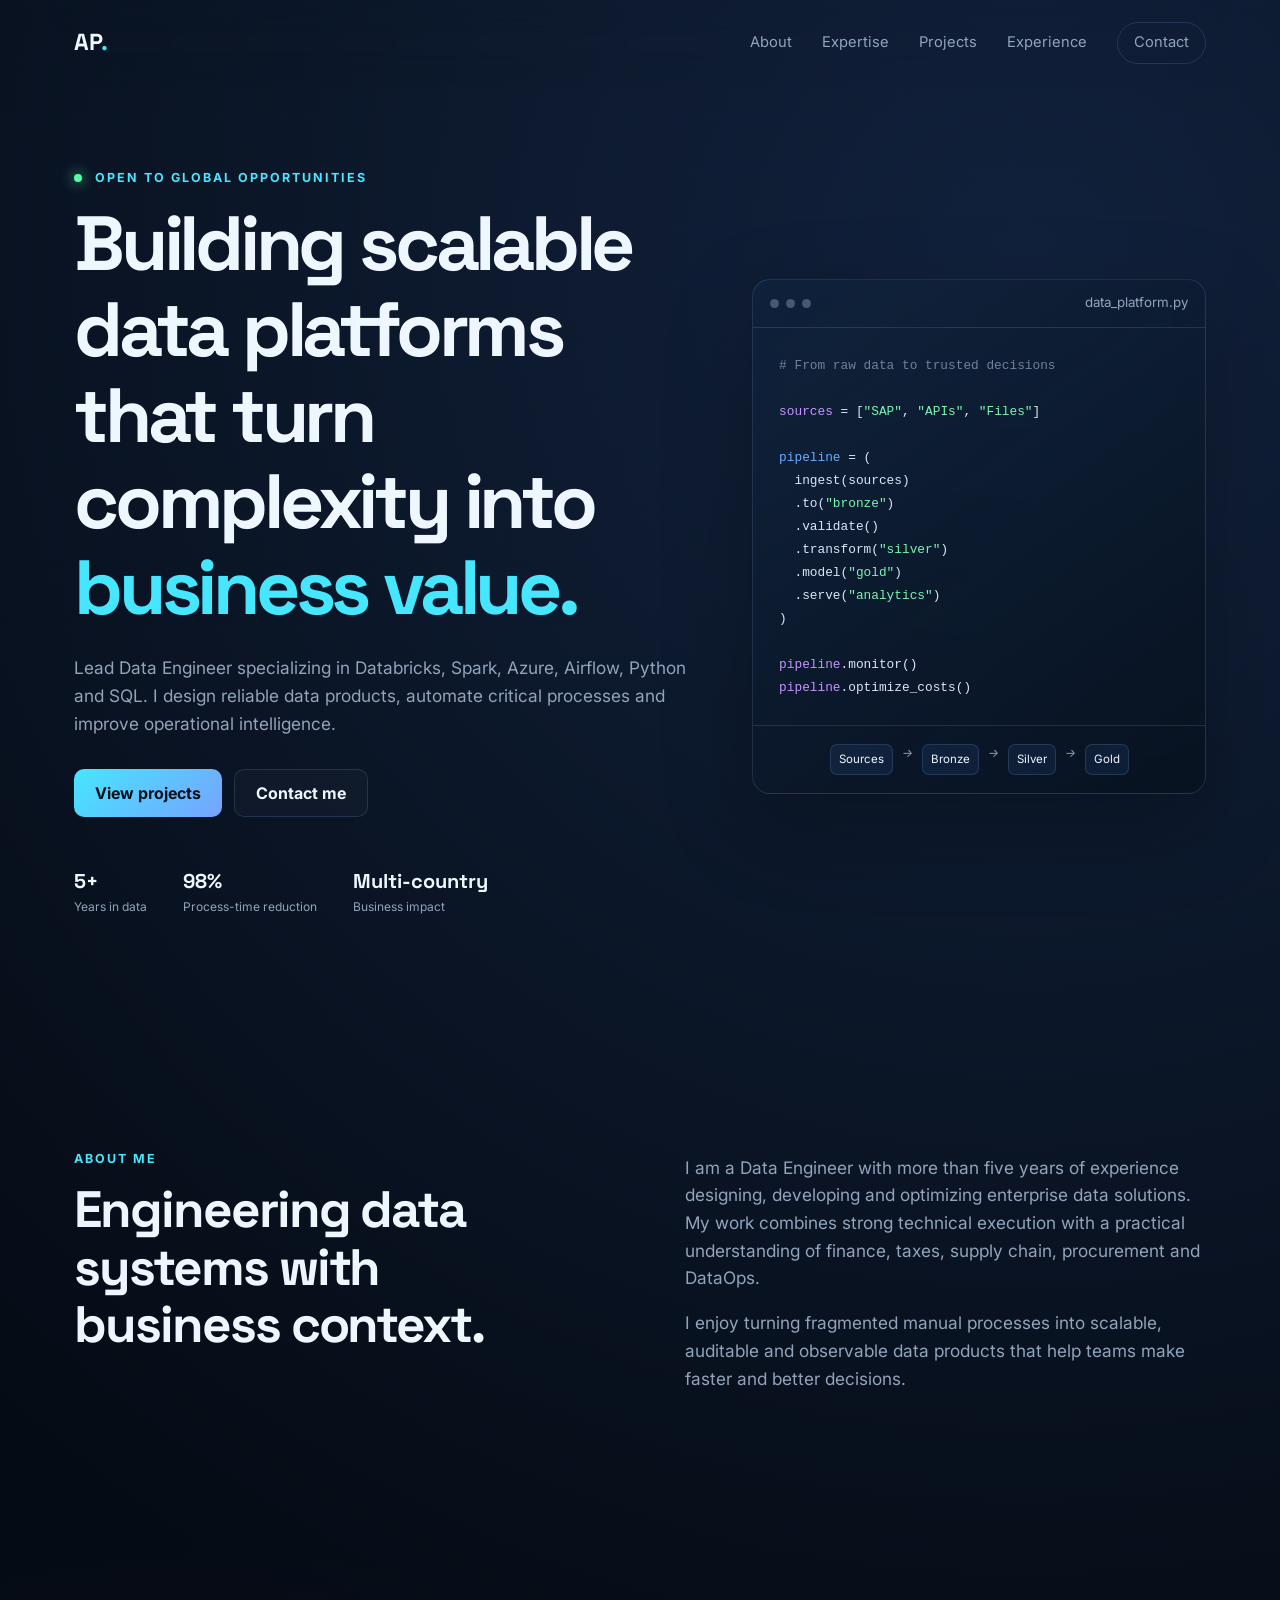
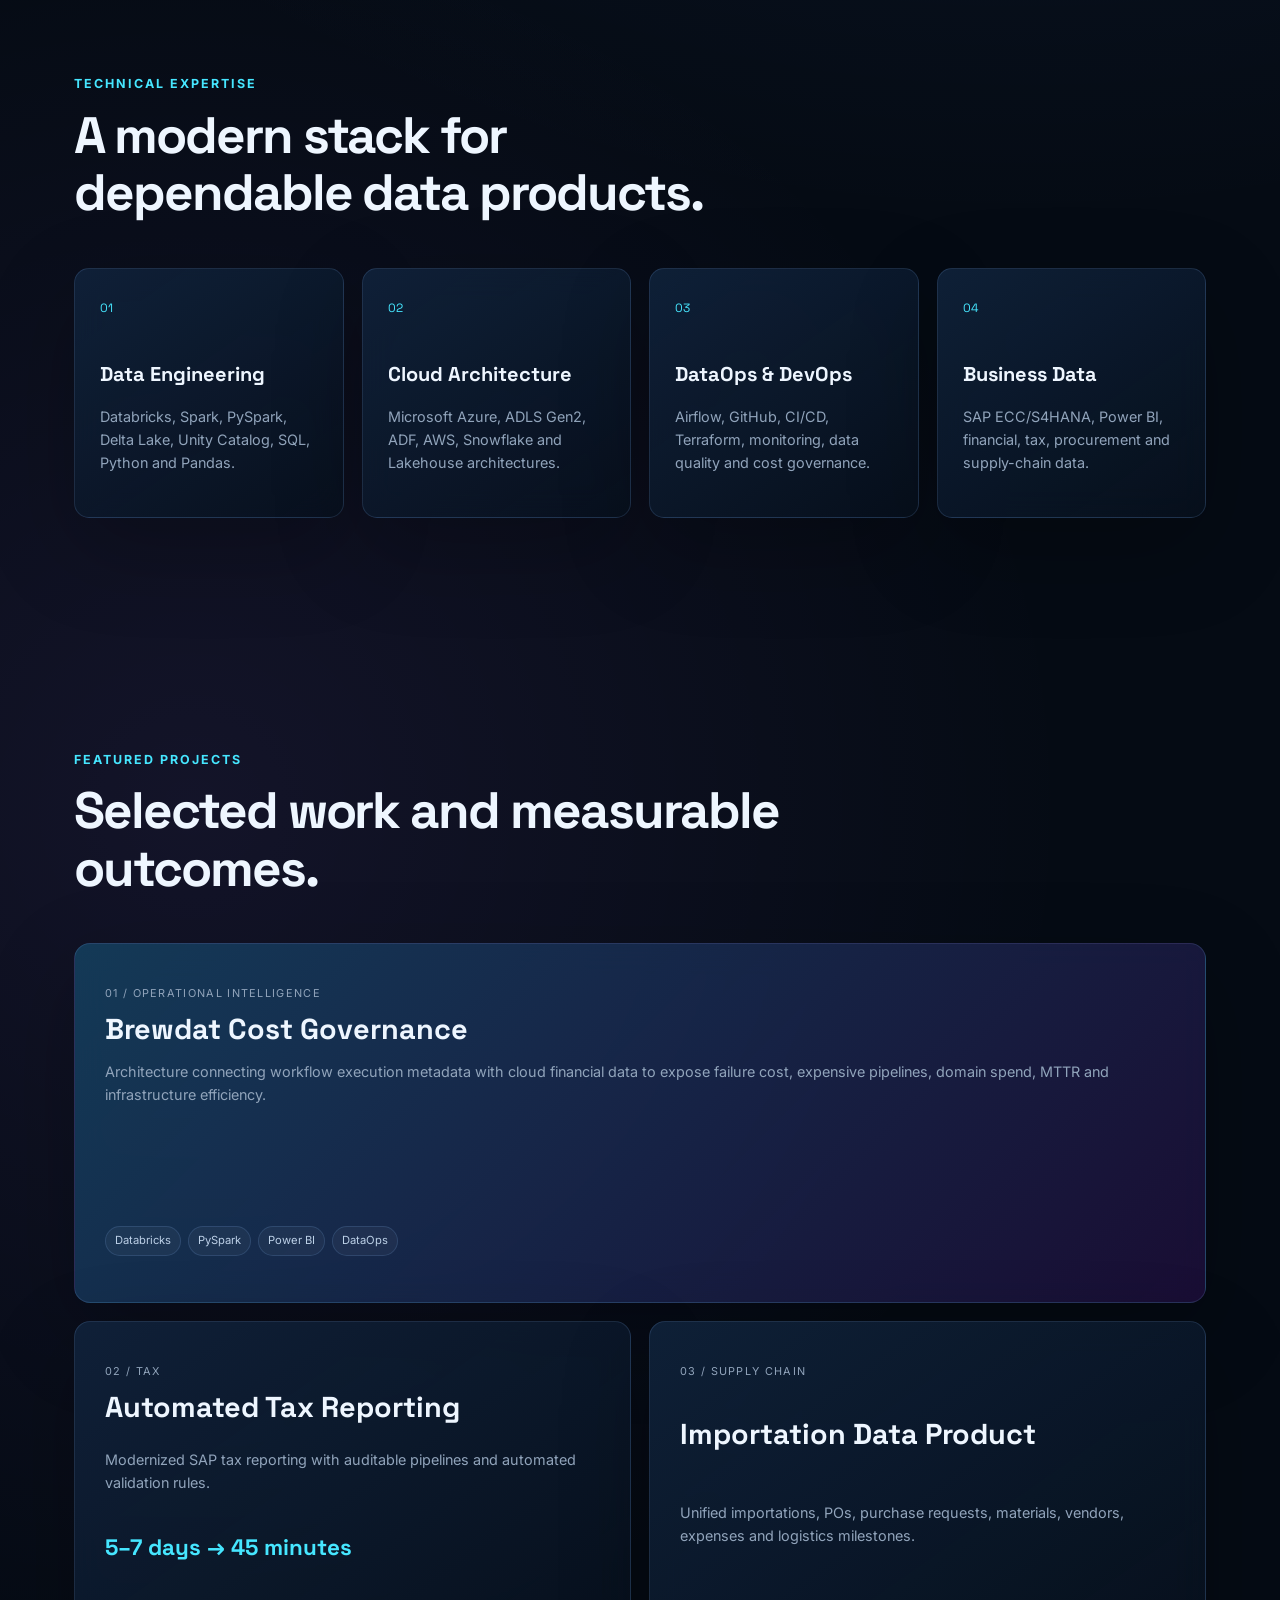
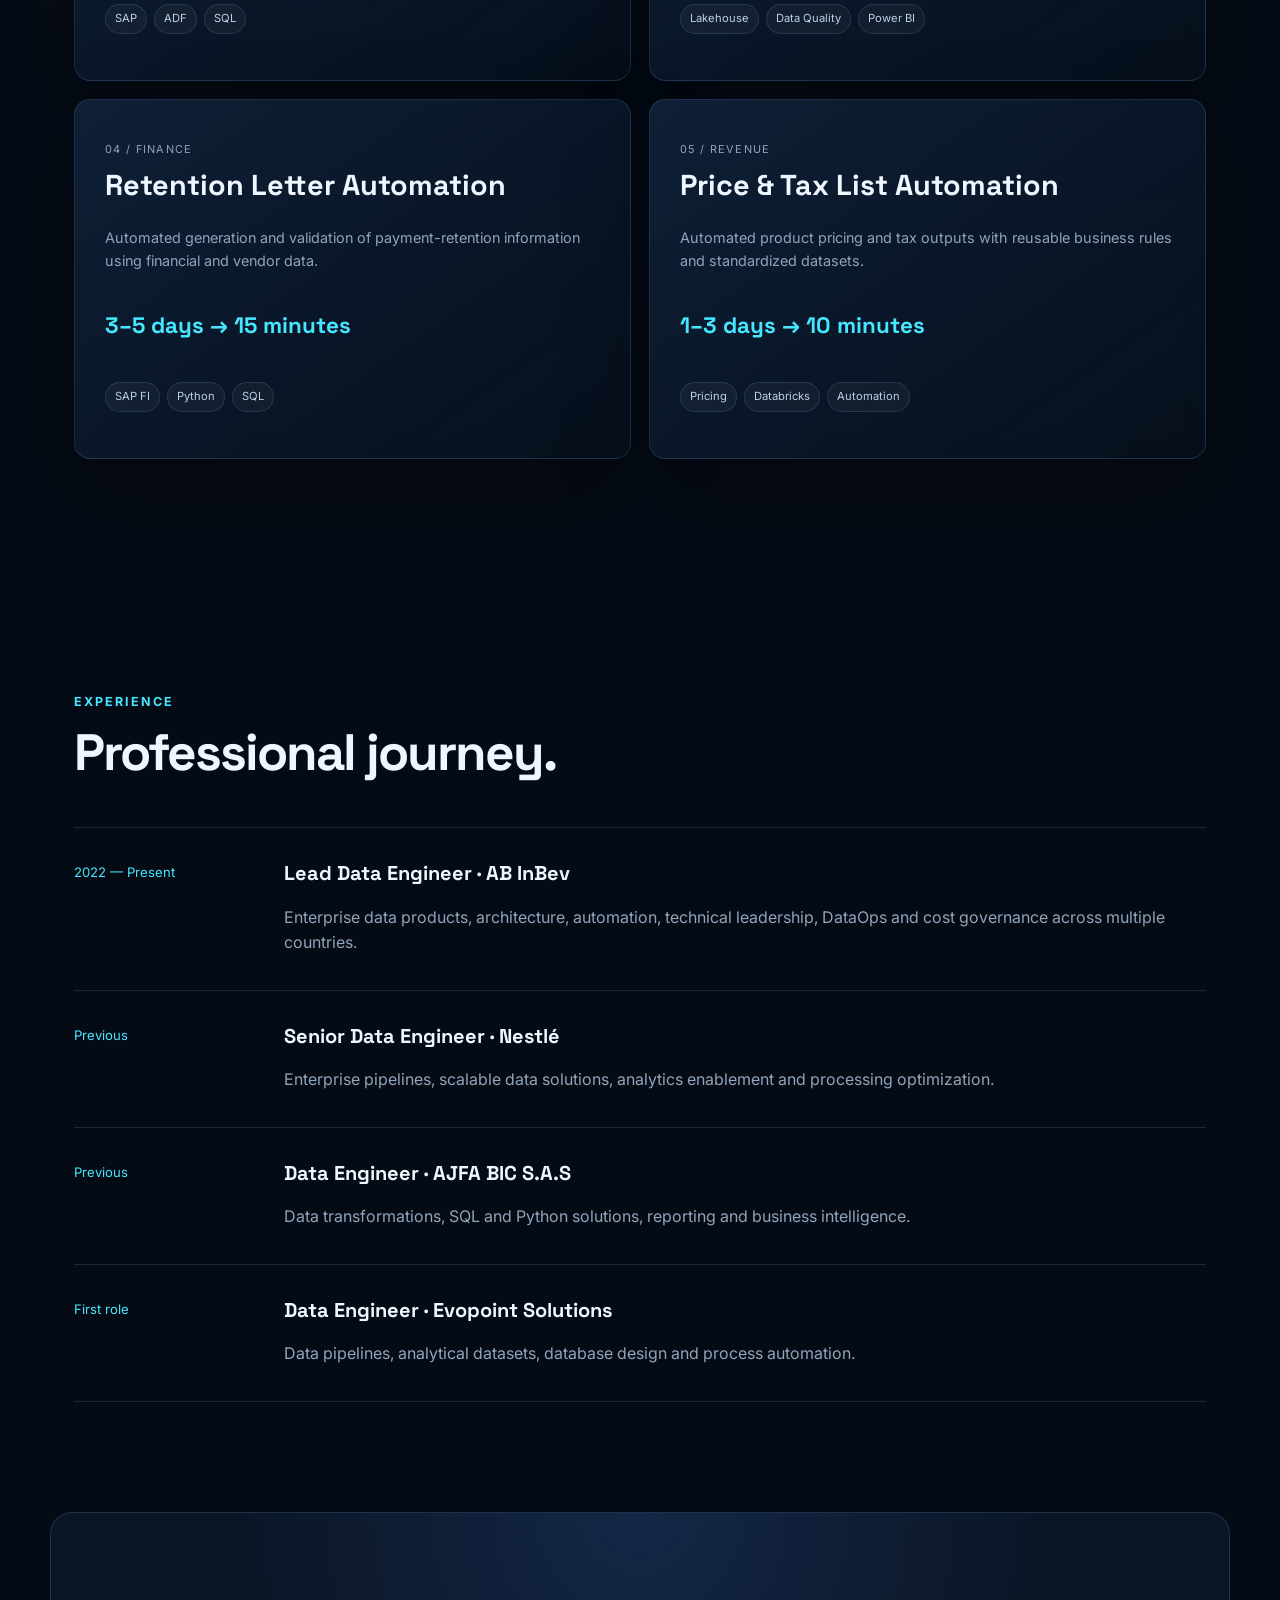
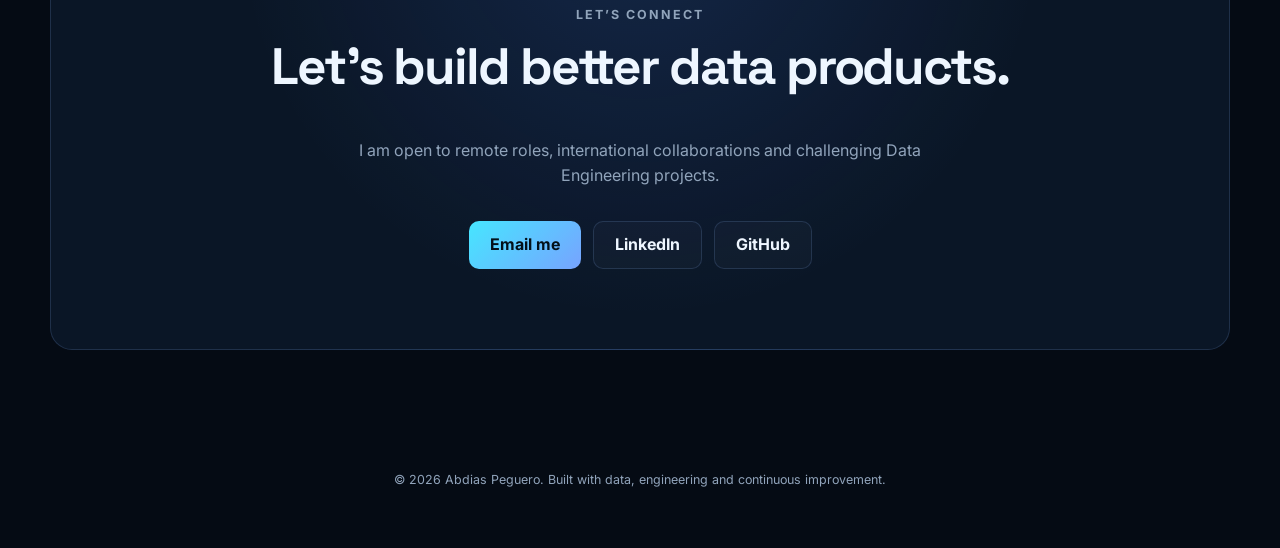
<file: index.html>
<!DOCTYPE html>
<html lang="en">
<head>
  <meta charset="UTF-8" />
  <meta name="viewport" content="width=device-width, initial-scale=1.0" />
  <meta name="description" content="Abdias Peguero — Lead Data Engineer portfolio." />
  <meta name="theme-color" content="#07111f" />
  <title>Abdias Peguero | Lead Data Engineer</title>
  <link rel="preconnect" href="https://fonts.googleapis.com">
  <link rel="preconnect" href="https://fonts.gstatic.com" crossorigin>
  <link href="https://fonts.googleapis.com/css2?family=Inter:wght@400;500;600;700&family=Space+Grotesk:wght@500;600;700&display=swap" rel="stylesheet">
  <link rel="stylesheet" href="assets/styles.css" />
  <script defer src="assets/script.js"></script>
</head>
<body>
  <div class="background-grid" aria-hidden="true"></div>

  <header class="site-header">
    <a class="logo" href="#home" aria-label="Home">AP<span>.</span></a>
    <button class="menu-button" aria-label="Open navigation" aria-expanded="false">☰</button>
    <nav class="nav" aria-label="Main navigation">
      <a href="#about">About</a>
      <a href="#expertise">Expertise</a>
      <a href="#projects">Projects</a>
      <a href="#experience">Experience</a>
      <a class="nav-cta" href="#contact">Contact</a>
    </nav>
  </header>

  <main>
    <section id="home" class="hero section">
      <div class="hero-content reveal">
        <p class="eyebrow"><span class="status-dot"></span> Open to global opportunities</p>
        <h1>Building scalable data platforms that turn complexity into <span>business value.</span></h1>
        <p class="hero-copy">
          Lead Data Engineer specializing in Databricks, Spark, Azure, Airflow, Python and SQL.
          I design reliable data products, automate critical processes and improve operational intelligence.
        </p>
        <div class="hero-actions">
          <a class="button primary" href="#projects">View projects</a>
          <a class="button secondary" href="#contact">Contact me</a>
        </div>
        <div class="hero-metrics">
          <div><strong>5+</strong><span>Years in data</span></div>
          <div><strong>98%</strong><span>Process-time reduction</span></div>
          <div><strong>Multi-country</strong><span>Business impact</span></div>
        </div>
      </div>

      <div class="architecture-card reveal" aria-label="Modern data architecture diagram">
        <div class="terminal-header">
          <span></span><span></span><span></span>
          <small>data_platform.py</small>
        </div>
        <pre><code><span class="code-muted"># From raw data to trusted decisions</span>

<span class="code-purple">sources</span> = [<span class="code-green">"SAP"</span>, <span class="code-green">"APIs"</span>, <span class="code-green">"Files"</span>]

<span class="code-blue">pipeline</span> = (
  ingest(sources)
  .to(<span class="code-green">"bronze"</span>)
  .validate()
  .transform(<span class="code-green">"silver"</span>)
  .model(<span class="code-green">"gold"</span>)
  .serve(<span class="code-green">"analytics"</span>)
)

<span class="code-purple">pipeline</span>.monitor()
<span class="code-purple">pipeline</span>.optimize_costs()</code></pre>
        <div class="pipeline">
          <span>Sources</span><i>→</i><span>Bronze</span><i>→</i><span>Silver</span><i>→</i><span>Gold</span>
        </div>
      </div>
    </section>

    <section id="about" class="section split-section">
      <div class="section-heading reveal">
        <p class="eyebrow">About me</p>
        <h2>Engineering data systems with business context.</h2>
      </div>
      <div class="about-copy reveal">
        <p>
          I am a Data Engineer with more than five years of experience designing, developing and
          optimizing enterprise data solutions. My work combines strong technical execution with
          a practical understanding of finance, taxes, supply chain, procurement and DataOps.
        </p>
        <p>
          I enjoy turning fragmented manual processes into scalable, auditable and observable
          data products that help teams make faster and better decisions.
        </p>
      </div>
    </section>

    <section id="expertise" class="section">
      <div class="section-heading reveal">
        <p class="eyebrow">Technical expertise</p>
        <h2>A modern stack for dependable data products.</h2>
      </div>
      <div class="cards four-columns">
        <article class="glass-card reveal">
          <span class="card-icon">01</span>
          <h3>Data Engineering</h3>
          <p>Databricks, Spark, PySpark, Delta Lake, Unity Catalog, SQL, Python and Pandas.</p>
        </article>
        <article class="glass-card reveal">
          <span class="card-icon">02</span>
          <h3>Cloud Architecture</h3>
          <p>Microsoft Azure, ADLS Gen2, ADF, AWS, Snowflake and Lakehouse architectures.</p>
        </article>
        <article class="glass-card reveal">
          <span class="card-icon">03</span>
          <h3>DataOps & DevOps</h3>
          <p>Airflow, GitHub, CI/CD, Terraform, monitoring, data quality and cost governance.</p>
        </article>
        <article class="glass-card reveal">
          <span class="card-icon">04</span>
          <h3>Business Data</h3>
          <p>SAP ECC/S4HANA, Power BI, financial, tax, procurement and supply-chain data.</p>
        </article>
      </div>
    </section>

    <section id="projects" class="section">
      <div class="section-heading reveal">
        <p class="eyebrow">Featured projects</p>
        <h2>Selected work and measurable outcomes.</h2>
      </div>
      <div class="project-grid">
        <article class="project-card featured reveal">
          <div>
            <p class="project-number">01 / Operational Intelligence</p>
            <h3>Brewdat Cost Governance</h3>
            <p>
              Architecture connecting workflow execution metadata with cloud financial data to expose
              failure cost, expensive pipelines, domain spend, MTTR and infrastructure efficiency.
            </p>
          </div>
          <ul class="tags"><li>Databricks</li><li>PySpark</li><li>Power BI</li><li>DataOps</li></ul>
        </article>

        <article class="project-card reveal">
          <p class="project-number">02 / Tax</p>
          <h3>Automated Tax Reporting</h3>
          <p>Modernized SAP tax reporting with auditable pipelines and automated validation rules.</p>
          <strong class="impact">5–7 days → 45 minutes</strong>
          <ul class="tags"><li>SAP</li><li>ADF</li><li>SQL</li></ul>
        </article>

        <article class="project-card reveal">
          <p class="project-number">03 / Supply Chain</p>
          <h3>Importation Data Product</h3>
          <p>Unified importations, POs, purchase requests, materials, vendors, expenses and logistics milestones.</p>
          <ul class="tags"><li>Lakehouse</li><li>Data Quality</li><li>Power BI</li></ul>
        </article>

        <article class="project-card reveal">
          <p class="project-number">04 / Finance</p>
          <h3>Retention Letter Automation</h3>
          <p>Automated generation and validation of payment-retention information using financial and vendor data.</p>
          <strong class="impact">3–5 days → 15 minutes</strong>
          <ul class="tags"><li>SAP FI</li><li>Python</li><li>SQL</li></ul>
        </article>

        <article class="project-card reveal">
          <p class="project-number">05 / Revenue</p>
          <h3>Price & Tax List Automation</h3>
          <p>Automated product pricing and tax outputs with reusable business rules and standardized datasets.</p>
          <strong class="impact">1–3 days → 10 minutes</strong>
          <ul class="tags"><li>Pricing</li><li>Databricks</li><li>Automation</li></ul>
        </article>
      </div>
    </section>

    <section id="experience" class="section">
      <div class="section-heading reveal">
        <p class="eyebrow">Experience</p>
        <h2>Professional journey.</h2>
      </div>
      <div class="timeline">
        <article class="timeline-item reveal">
          <span>2022 — Present</span>
          <div><h3>Lead Data Engineer · AB InBev</h3><p>Enterprise data products, architecture, automation, technical leadership, DataOps and cost governance across multiple countries.</p></div>
        </article>
        <article class="timeline-item reveal">
          <span>Previous</span>
          <div><h3>Senior Data Engineer · Nestlé</h3><p>Enterprise pipelines, scalable data solutions, analytics enablement and processing optimization.</p></div>
        </article>
        <article class="timeline-item reveal">
          <span>Previous</span>
          <div><h3>Data Engineer · AJFA BIC S.A.S</h3><p>Data transformations, SQL and Python solutions, reporting and business intelligence.</p></div>
        </article>
        <article class="timeline-item reveal">
          <span>First role</span>
          <div><h3>Data Engineer · Evopoint Solutions</h3><p>Data pipelines, analytical datasets, database design and process automation.</p></div>
        </article>
      </div>
    </section>

    <section id="contact" class="section contact-section reveal">
      <p class="eyebrow">Let’s connect</p>
      <h2>Let’s build better data products.</h2>
      <p>I am open to remote roles, international collaborations and challenging Data Engineering projects.</p>
      <div class="hero-actions">
        <!-- Replace these placeholder links before publishing -->
        <a class="button primary" href="mailto:ajpeguero96@hotmail.com">Email me</a>
        <a class="button secondary" href="https://www.linkedin.com/in/abdiaspeguero" target="_blank" rel="noreferrer">LinkedIn</a>
        <a class="button secondary" href="https://github.com/AbdiasPC" target="_blank" rel="noreferrer">GitHub</a>
      </div>
    </section>
  </main>

  <footer>
    <p>© <span id="year"></span> Abdias Peguero. Built with data, engineering and continuous improvement.</p>
  </footer>
</body>
</html>
</file>
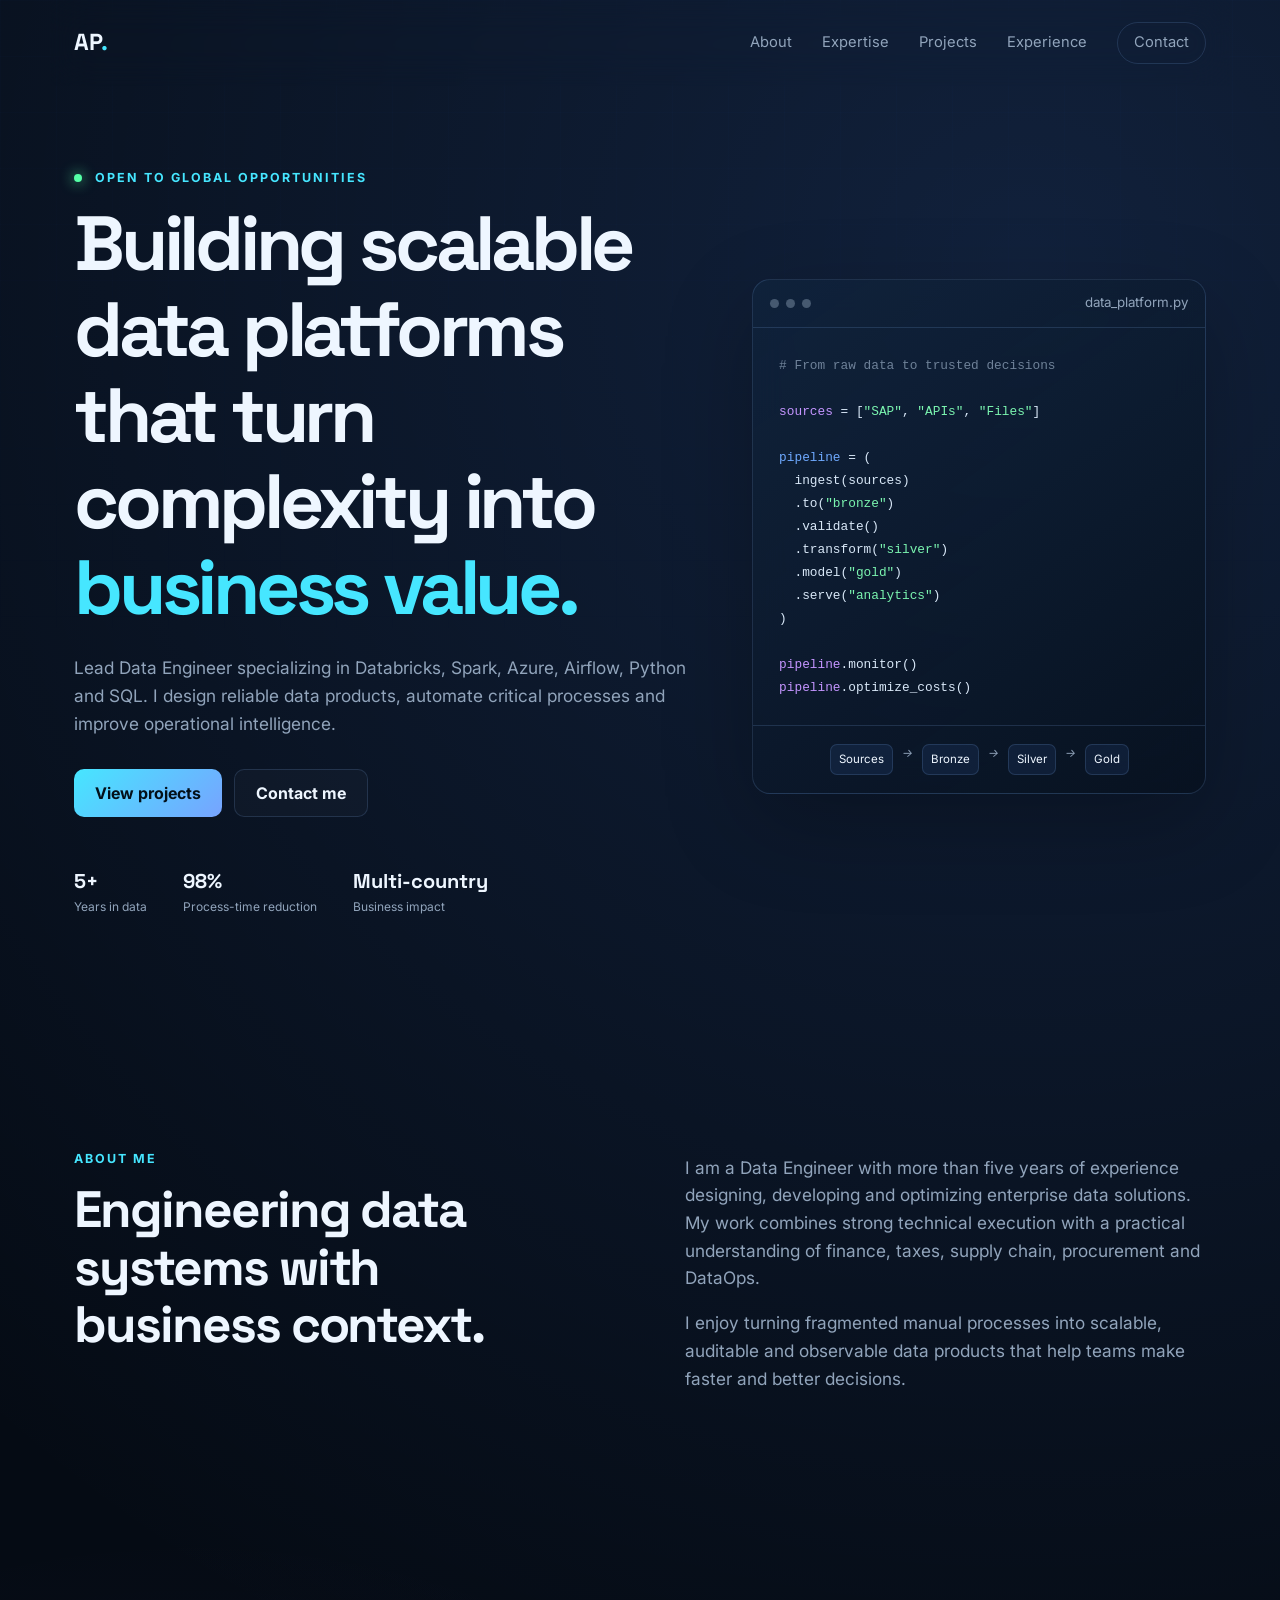
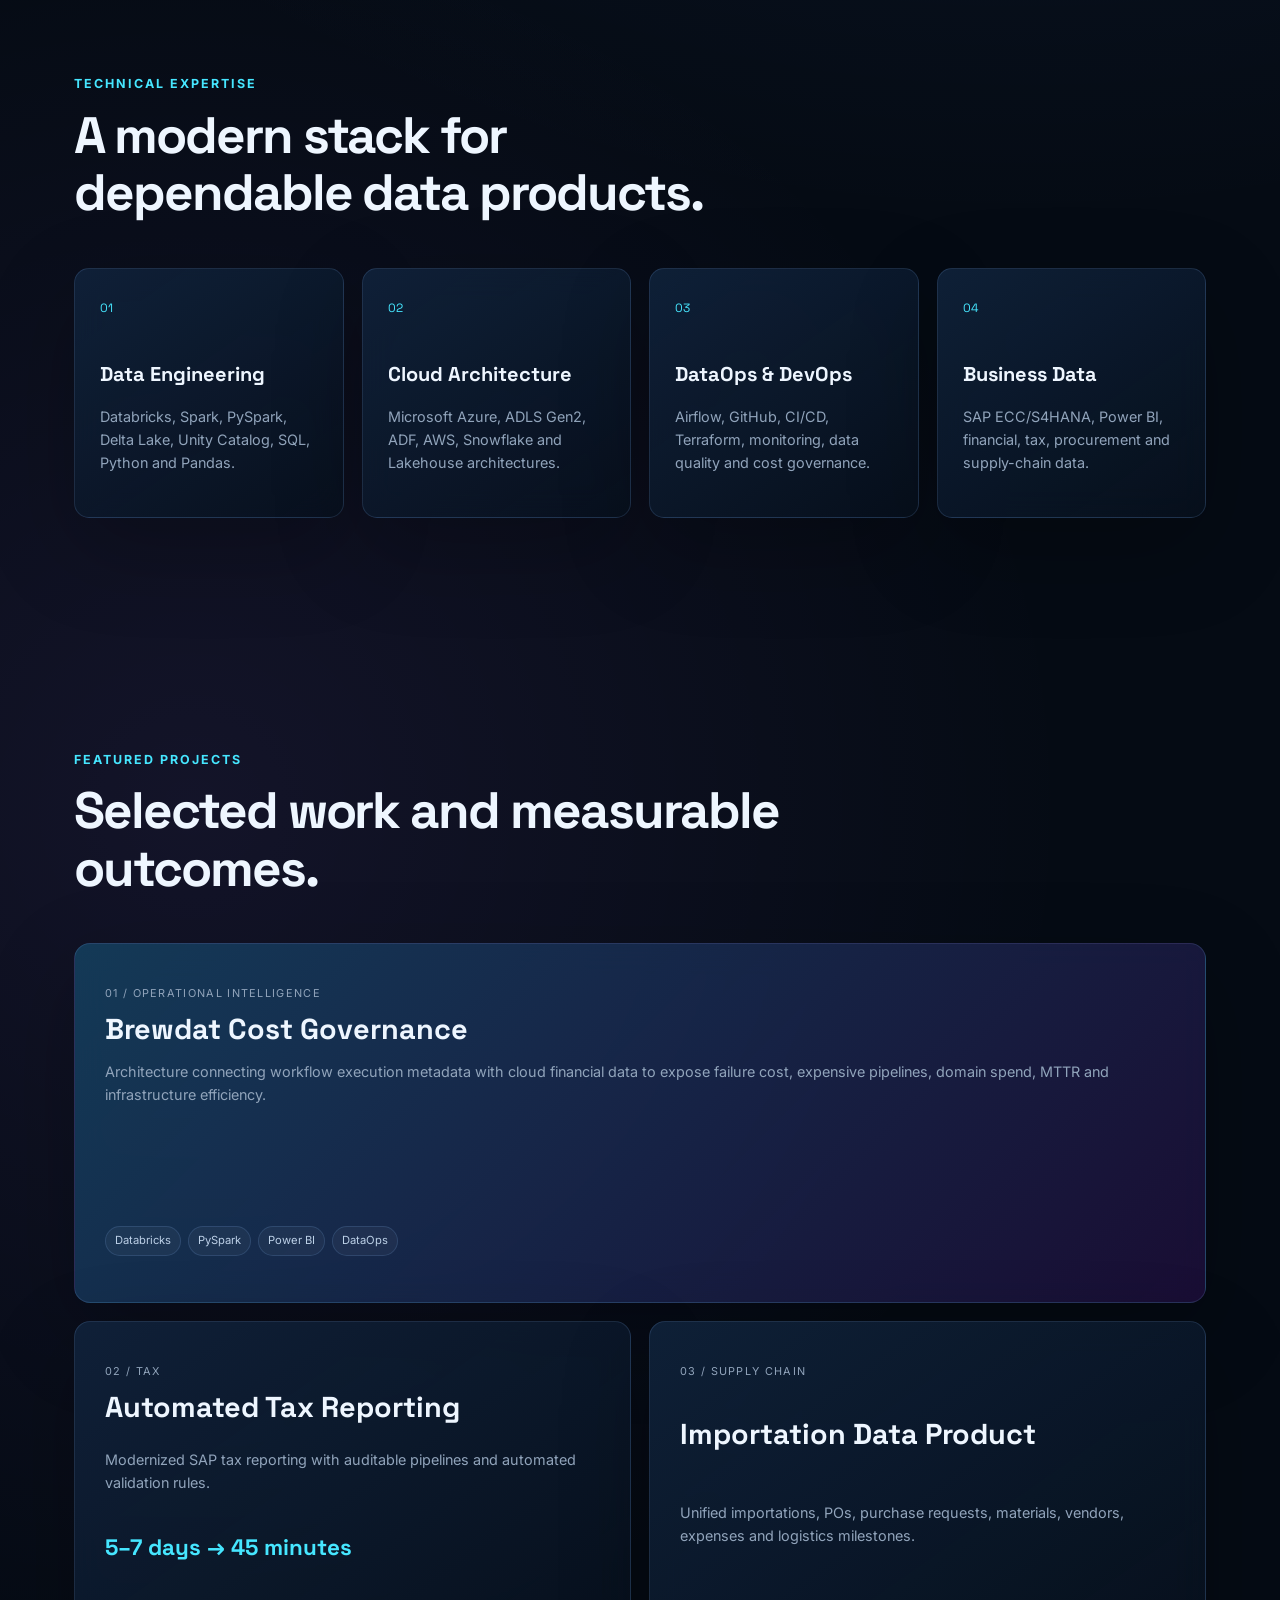
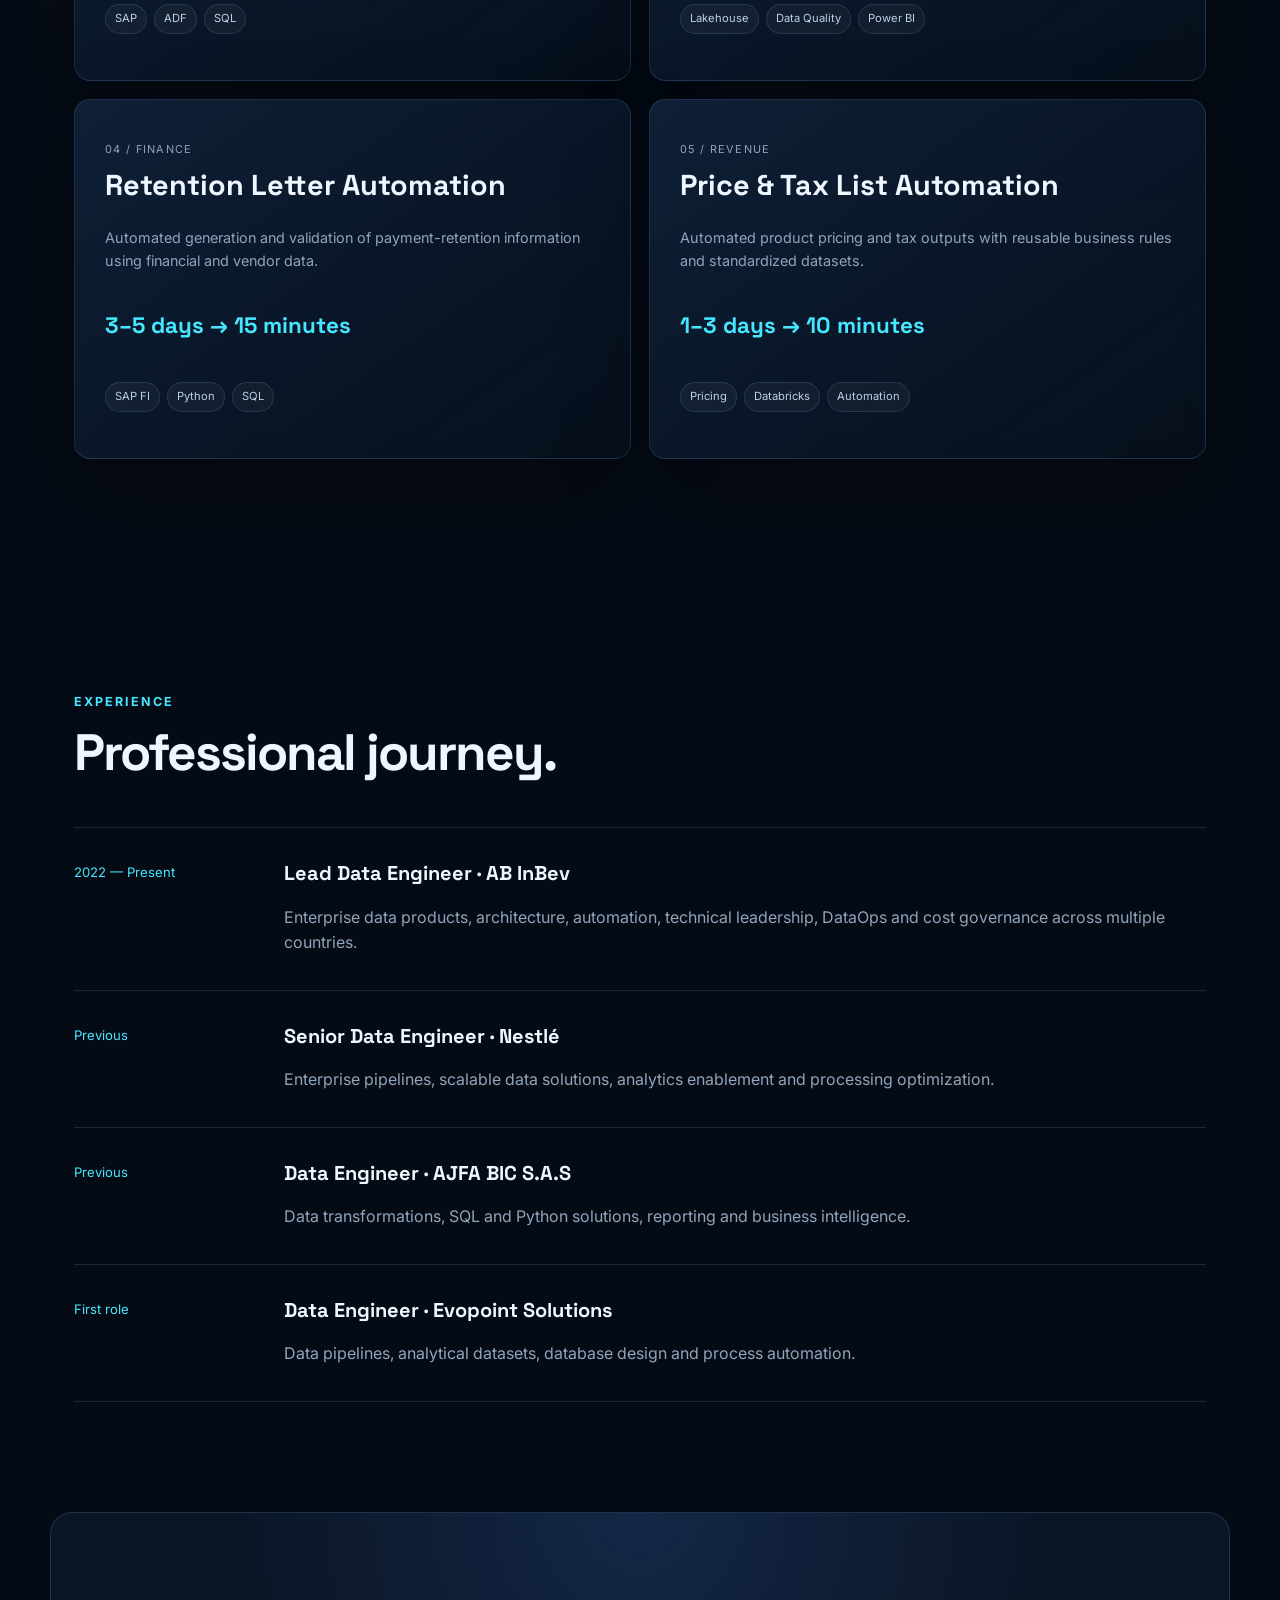
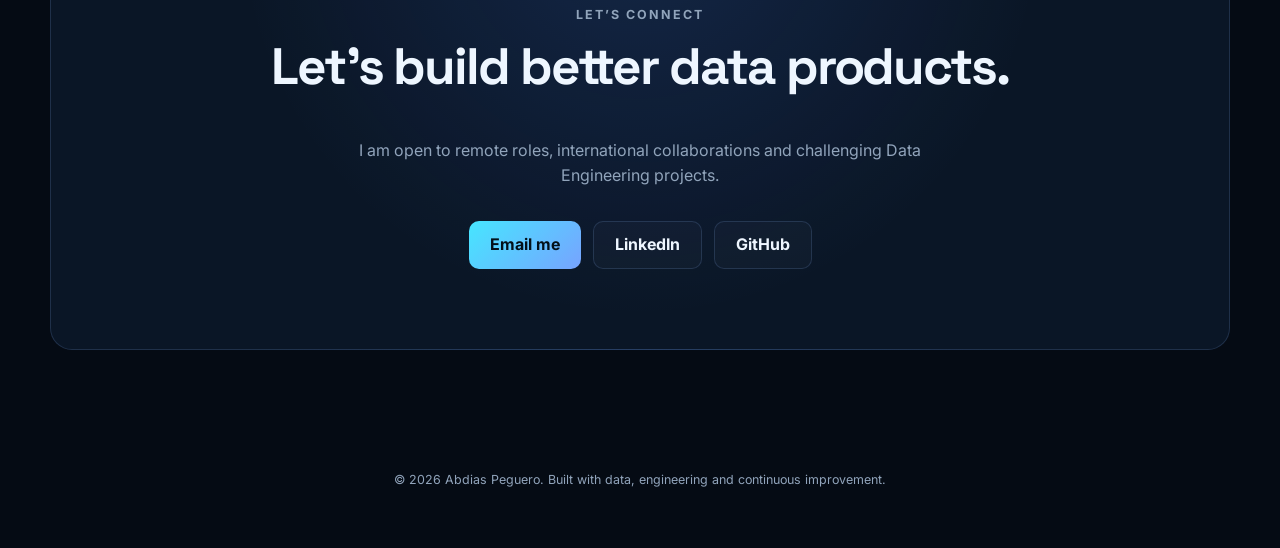
<file: abdias-data-engineering-portfolio/index.html>
<!DOCTYPE html>
<html lang="en">
<head>
  <meta charset="UTF-8" />
  <meta name="viewport" content="width=device-width, initial-scale=1.0" />
  <meta name="description" content="Abdias Peguero — Lead Data Engineer portfolio." />
  <meta name="theme-color" content="#07111f" />
  <title>Abdias Peguero | Lead Data Engineer</title>
  <link rel="preconnect" href="https://fonts.googleapis.com">
  <link rel="preconnect" href="https://fonts.gstatic.com" crossorigin>
  <link href="https://fonts.googleapis.com/css2?family=Inter:wght@400;500;600;700&family=Space+Grotesk:wght@500;600;700&display=swap" rel="stylesheet">
  <link rel="stylesheet" href="assets/styles.css" />
  <script defer src="assets/script.js"></script>
</head>
<body>
  <div class="background-grid" aria-hidden="true"></div>

  <header class="site-header">
    <a class="logo" href="#home" aria-label="Home">AP<span>.</span></a>
    <button class="menu-button" aria-label="Open navigation" aria-expanded="false">☰</button>
    <nav class="nav" aria-label="Main navigation">
      <a href="#about">About</a>
      <a href="#expertise">Expertise</a>
      <a href="#projects">Projects</a>
      <a href="#experience">Experience</a>
      <a class="nav-cta" href="#contact">Contact</a>
    </nav>
  </header>

  <main>
    <section id="home" class="hero section">
      <div class="hero-content reveal">
        <p class="eyebrow"><span class="status-dot"></span> Open to global opportunities</p>
        <h1>Building scalable data platforms that turn complexity into <span>business value.</span></h1>
        <p class="hero-copy">
          Lead Data Engineer specializing in Databricks, Spark, Azure, Airflow, Python and SQL.
          I design reliable data products, automate critical processes and improve operational intelligence.
        </p>
        <div class="hero-actions">
          <a class="button primary" href="#projects">View projects</a>
          <a class="button secondary" href="#contact">Contact me</a>
        </div>
        <div class="hero-metrics">
          <div><strong>5+</strong><span>Years in data</span></div>
          <div><strong>98%</strong><span>Process-time reduction</span></div>
          <div><strong>Multi-country</strong><span>Business impact</span></div>
        </div>
      </div>

      <div class="architecture-card reveal" aria-label="Modern data architecture diagram">
        <div class="terminal-header">
          <span></span><span></span><span></span>
          <small>data_platform.py</small>
        </div>
        <pre><code><span class="code-muted"># From raw data to trusted decisions</span>

<span class="code-purple">sources</span> = [<span class="code-green">"SAP"</span>, <span class="code-green">"APIs"</span>, <span class="code-green">"Files"</span>]

<span class="code-blue">pipeline</span> = (
  ingest(sources)
  .to(<span class="code-green">"bronze"</span>)
  .validate()
  .transform(<span class="code-green">"silver"</span>)
  .model(<span class="code-green">"gold"</span>)
  .serve(<span class="code-green">"analytics"</span>)
)

<span class="code-purple">pipeline</span>.monitor()
<span class="code-purple">pipeline</span>.optimize_costs()</code></pre>
        <div class="pipeline">
          <span>Sources</span><i>→</i><span>Bronze</span><i>→</i><span>Silver</span><i>→</i><span>Gold</span>
        </div>
      </div>
    </section>

    <section id="about" class="section split-section">
      <div class="section-heading reveal">
        <p class="eyebrow">About me</p>
        <h2>Engineering data systems with business context.</h2>
      </div>
      <div class="about-copy reveal">
        <p>
          I am a Data Engineer with more than five years of experience designing, developing and
          optimizing enterprise data solutions. My work combines strong technical execution with
          a practical understanding of finance, taxes, supply chain, procurement and DataOps.
        </p>
        <p>
          I enjoy turning fragmented manual processes into scalable, auditable and observable
          data products that help teams make faster and better decisions.
        </p>
      </div>
    </section>

    <section id="expertise" class="section">
      <div class="section-heading reveal">
        <p class="eyebrow">Technical expertise</p>
        <h2>A modern stack for dependable data products.</h2>
      </div>
      <div class="cards four-columns">
        <article class="glass-card reveal">
          <span class="card-icon">01</span>
          <h3>Data Engineering</h3>
          <p>Databricks, Spark, PySpark, Delta Lake, Unity Catalog, SQL, Python and Pandas.</p>
        </article>
        <article class="glass-card reveal">
          <span class="card-icon">02</span>
          <h3>Cloud Architecture</h3>
          <p>Microsoft Azure, ADLS Gen2, ADF, AWS, Snowflake and Lakehouse architectures.</p>
        </article>
        <article class="glass-card reveal">
          <span class="card-icon">03</span>
          <h3>DataOps & DevOps</h3>
          <p>Airflow, GitHub, CI/CD, Terraform, monitoring, data quality and cost governance.</p>
        </article>
        <article class="glass-card reveal">
          <span class="card-icon">04</span>
          <h3>Business Data</h3>
          <p>SAP ECC/S4HANA, Power BI, financial, tax, procurement and supply-chain data.</p>
        </article>
      </div>
    </section>

    <section id="projects" class="section">
      <div class="section-heading reveal">
        <p class="eyebrow">Featured projects</p>
        <h2>Selected work and measurable outcomes.</h2>
      </div>
      <div class="project-grid">
        <article class="project-card featured reveal">
          <div>
            <p class="project-number">01 / Operational Intelligence</p>
            <h3>Brewdat Cost Governance</h3>
            <p>
              Architecture connecting workflow execution metadata with cloud financial data to expose
              failure cost, expensive pipelines, domain spend, MTTR and infrastructure efficiency.
            </p>
          </div>
          <ul class="tags"><li>Databricks</li><li>PySpark</li><li>Power BI</li><li>DataOps</li></ul>
        </article>

        <article class="project-card reveal">
          <p class="project-number">02 / Tax</p>
          <h3>Automated Tax Reporting</h3>
          <p>Modernized SAP tax reporting with auditable pipelines and automated validation rules.</p>
          <strong class="impact">5–7 days → 45 minutes</strong>
          <ul class="tags"><li>SAP</li><li>ADF</li><li>SQL</li></ul>
        </article>

        <article class="project-card reveal">
          <p class="project-number">03 / Supply Chain</p>
          <h3>Importation Data Product</h3>
          <p>Unified importations, POs, purchase requests, materials, vendors, expenses and logistics milestones.</p>
          <ul class="tags"><li>Lakehouse</li><li>Data Quality</li><li>Power BI</li></ul>
        </article>

        <article class="project-card reveal">
          <p class="project-number">04 / Finance</p>
          <h3>Retention Letter Automation</h3>
          <p>Automated generation and validation of payment-retention information using financial and vendor data.</p>
          <strong class="impact">3–5 days → 15 minutes</strong>
          <ul class="tags"><li>SAP FI</li><li>Python</li><li>SQL</li></ul>
        </article>

        <article class="project-card reveal">
          <p class="project-number">05 / Revenue</p>
          <h3>Price & Tax List Automation</h3>
          <p>Automated product pricing and tax outputs with reusable business rules and standardized datasets.</p>
          <strong class="impact">1–3 days → 10 minutes</strong>
          <ul class="tags"><li>Pricing</li><li>Databricks</li><li>Automation</li></ul>
        </article>
      </div>
    </section>

    <section id="experience" class="section">
      <div class="section-heading reveal">
        <p class="eyebrow">Experience</p>
        <h2>Professional journey.</h2>
      </div>
      <div class="timeline">
        <article class="timeline-item reveal">
          <span>2022 — Present</span>
          <div><h3>Lead Data Engineer · AB InBev</h3><p>Enterprise data products, architecture, automation, technical leadership, DataOps and cost governance across multiple countries.</p></div>
        </article>
        <article class="timeline-item reveal">
          <span>Previous</span>
          <div><h3>Senior Data Engineer · Nestlé</h3><p>Enterprise pipelines, scalable data solutions, analytics enablement and processing optimization.</p></div>
        </article>
        <article class="timeline-item reveal">
          <span>Previous</span>
          <div><h3>Data Engineer · AJFA BIC S.A.S</h3><p>Data transformations, SQL and Python solutions, reporting and business intelligence.</p></div>
        </article>
        <article class="timeline-item reveal">
          <span>First role</span>
          <div><h3>Data Engineer · Evopoint Solutions</h3><p>Data pipelines, analytical datasets, database design and process automation.</p></div>
        </article>
      </div>
    </section>

    <section id="contact" class="section contact-section reveal">
      <p class="eyebrow">Let’s connect</p>
      <h2>Let’s build better data products.</h2>
      <p>I am open to remote roles, international collaborations and challenging Data Engineering projects.</p>
      <div class="hero-actions">
        <!-- Replace these placeholder links before publishing -->
        <a class="button primary" href="mailto:ajpeguero96@hotmail.com">Email me</a>
        <a class="button secondary" href="https://www.linkedin.com/abdiaspeguero" target="_blank" rel="noreferrer">LinkedIn</a>
        <a class="button secondary" href="https://github.com/AbdiasPC" target="_blank" rel="noreferrer">GitHub</a>
      </div>
    </section>
  </main>

  <footer>
    <p>© <span id="year"></span> Abdias Peguero. Built with data, engineering and continuous improvement.</p>
  </footer>
</body>
</html>
</file>
<file: assets/styles.css>
:root {
  --background: #050b14;
  --surface: rgba(13, 27, 46, 0.72);
  --surface-solid: #0c1828;
  --text: #eef6ff;
  --muted: #91a4bb;
  --line: rgba(137, 184, 255, 0.16);
  --cyan: #46e6ff;
  --blue: #4d8dff;
  --purple: #a56dff;
  --max-width: 1180px;
}

* { box-sizing: border-box; }
html { scroll-behavior: smooth; }
body {
  margin: 0;
  color: var(--text);
  background:
    radial-gradient(circle at 80% 5%, rgba(77, 141, 255, .17), transparent 30%),
    radial-gradient(circle at 15% 45%, rgba(165, 109, 255, .09), transparent 28%),
    var(--background);
  font-family: Inter, sans-serif;
  line-height: 1.6;
}
a { color: inherit; text-decoration: none; }
.background-grid {
  position: fixed; inset: 0; pointer-events: none; opacity: .35;
  background-image:
    linear-gradient(rgba(77,141,255,.055) 1px, transparent 1px),
    linear-gradient(90deg, rgba(77,141,255,.055) 1px, transparent 1px);
  background-size: 56px 56px;
  mask-image: linear-gradient(to bottom, black, transparent 85%);
}
.site-header {
  position: sticky; top: 0; z-index: 20;
  display: flex; align-items: center; justify-content: space-between;
  max-width: var(--max-width); margin: 0 auto; padding: 22px 24px;
  backdrop-filter: blur(18px);
}
.logo { font-family: "Space Grotesk"; font-size: 1.45rem; font-weight: 700; }
.logo span, h1 span, .impact { color: var(--cyan); }
.nav { display: flex; align-items: center; gap: 30px; color: var(--muted); font-size: .92rem; }
.nav a:hover { color: var(--text); }
.nav-cta { border: 1px solid var(--line); border-radius: 999px; padding: 8px 16px; }
.menu-button { display: none; border: 0; background: transparent; color: white; font-size: 1.5rem; }
.section { max-width: var(--max-width); margin: 0 auto; padding: 110px 24px; position: relative; }
.hero { min-height: 85vh; display: grid; grid-template-columns: 1.15fr .85fr; gap: 64px; align-items: center; padding-top: 70px; }
.eyebrow { color: var(--cyan); font-size: .78rem; font-weight: 700; letter-spacing: .16em; text-transform: uppercase; }
.status-dot { display: inline-block; width: 8px; height: 8px; margin-right: 8px; border-radius: 50%; background: #55ffa6; box-shadow: 0 0 14px #55ffa6; }
h1, h2, h3 { font-family: "Space Grotesk", sans-serif; line-height: 1.12; margin-top: 0; }
h1 { font-size: clamp(3rem, 6vw, 5.6rem); letter-spacing: -.055em; margin-bottom: 24px; }
h2 { font-size: clamp(2.2rem, 4vw, 3.7rem); letter-spacing: -.04em; }
h3 { font-size: 1.25rem; }
.hero-copy { max-width: 690px; color: var(--muted); font-size: 1.08rem; }
.hero-actions { display: flex; flex-wrap: wrap; gap: 12px; margin-top: 32px; }
.button { display: inline-flex; align-items: center; justify-content: center; min-height: 48px; padding: 0 21px; border-radius: 10px; font-weight: 700; transition: .2s ease; }
.button:hover { transform: translateY(-2px); }
.primary { color: #031019; background: linear-gradient(135deg, var(--cyan), #77a3ff); }
.secondary { border: 1px solid var(--line); background: rgba(255,255,255,.025); }
.hero-metrics { display: flex; gap: 36px; margin-top: 48px; }
.hero-metrics div { display: flex; flex-direction: column; }
.hero-metrics strong { font-family: "Space Grotesk"; font-size: 1.25rem; }
.hero-metrics span { color: var(--muted); font-size: .75rem; }
.architecture-card, .glass-card, .project-card {
  border: 1px solid var(--line);
  background: linear-gradient(145deg, rgba(16,35,60,.88), rgba(7,16,29,.78));
  box-shadow: 0 30px 90px rgba(0,0,0,.24);
  backdrop-filter: blur(16px);
}
.architecture-card { border-radius: 18px; overflow: hidden; transform: perspective(1000px) rotateY(-4deg); }
.terminal-header { height: 48px; display: flex; align-items: center; gap: 7px; padding: 0 17px; border-bottom: 1px solid var(--line); }
.terminal-header span { width: 9px; height: 9px; border-radius: 50%; background: #465970; }
.terminal-header small { margin-left: auto; color: var(--muted); }
pre { margin: 0; padding: 26px; overflow: auto; color: #d9e8f8; font-size: .8rem; line-height: 1.8; }
.code-muted { color: #6f8299; }.code-purple { color: #c495ff; }.code-green { color: #7bf5b0; }.code-blue { color: #6faaff; }
.pipeline { display: flex; flex-wrap: wrap; justify-content: center; gap: 9px; padding: 18px; border-top: 1px solid var(--line); color: var(--muted); font-size: .72rem; }
.pipeline span { color: var(--text); background: rgba(77,141,255,.09); border: 1px solid var(--line); border-radius: 7px; padding: 5px 8px; }
.split-section { display: grid; grid-template-columns: 1fr 1fr; gap: 90px; }
.section-heading { max-width: 720px; margin-bottom: 46px; }
.about-copy { color: var(--muted); font-size: 1.08rem; }
.cards { display: grid; gap: 18px; }
.four-columns { grid-template-columns: repeat(4, 1fr); }
.glass-card { min-height: 250px; border-radius: 15px; padding: 25px; }
.glass-card p, .project-card p { color: var(--muted); font-size: .9rem; }
.card-icon { display: inline-block; margin-bottom: 45px; color: var(--cyan); font-family: "Space Grotesk"; font-size: .75rem; }
.project-grid { display: grid; grid-template-columns: repeat(2, 1fr); gap: 18px; }
.project-card { min-height: 330px; padding: 30px; border-radius: 16px; display: flex; flex-direction: column; justify-content: space-between; }
.project-card.featured { grid-column: span 2; min-height: 360px; background: linear-gradient(135deg, rgba(20,63,94,.88), rgba(32,15,63,.75)); }
.project-number { text-transform: uppercase; letter-spacing: .12em; font-size: .68rem !important; }
.project-card h3 { font-size: 1.8rem; margin-bottom: 10px; }
.tags { display: flex; flex-wrap: wrap; gap: 7px; padding: 0; list-style: none; }
.tags li { color: #bcd0e7; background: rgba(255,255,255,.04); border: 1px solid var(--line); padding: 5px 9px; border-radius: 999px; font-size: .7rem; }
.impact { display: block; margin: 22px 0; font-family: "Space Grotesk"; font-size: 1.4rem; }
.timeline { border-top: 1px solid var(--line); }
.timeline-item { display: grid; grid-template-columns: 180px 1fr; gap: 30px; padding: 34px 0; border-bottom: 1px solid var(--line); }
.timeline-item > span { color: var(--cyan); font-size: .82rem; }
.timeline-item p { color: var(--muted); margin-bottom: 0; }
.contact-section { margin-bottom: 80px; border: 1px solid var(--line); border-radius: 22px; padding: 80px; text-align: center; background: radial-gradient(circle at top, rgba(77,141,255,.15), transparent 55%), var(--surface); }
.contact-section p { max-width: 650px; margin-left: auto; margin-right: auto; color: var(--muted); }
.contact-section .hero-actions { justify-content: center; }
footer { max-width: var(--max-width); margin: 0 auto; padding: 28px 24px 45px; color: var(--muted); font-size: .78rem; text-align: center; }
.reveal { opacity: 0; transform: translateY(24px); transition: opacity .7s ease, transform .7s ease; }
.reveal.visible { opacity: 1; transform: translateY(0); }

@media (max-width: 900px) {
  .hero, .split-section { grid-template-columns: 1fr; }
  .hero { padding-top: 45px; }
  .architecture-card { transform: none; }
  .four-columns { grid-template-columns: repeat(2, 1fr); }
  .nav { display: none; position: absolute; top: 70px; left: 20px; right: 20px; flex-direction: column; padding: 22px; border: 1px solid var(--line); border-radius: 14px; background: #091421; }
  .nav.open { display: flex; }
  .menu-button { display: block; }
}
@media (max-width: 620px) {
  .section { padding: 80px 19px; }
  h1 { font-size: 3.2rem; }
  .hero-metrics { display: grid; grid-template-columns: 1fr 1fr; gap: 18px; }
  .four-columns, .project-grid { grid-template-columns: 1fr; }
  .project-card.featured { grid-column: auto; }
  .timeline-item { grid-template-columns: 1fr; gap: 8px; }
  .contact-section { margin-left: 14px; margin-right: 14px; padding: 60px 20px; }
}
@media (prefers-reduced-motion: reduce) {
  html { scroll-behavior: auto; }
  .reveal { opacity: 1; transform: none; transition: none; }
}
</file>
<file: abdias-data-engineering-portfolio/assets/styles.css>
:root {
  --background: #050b14;
  --surface: rgba(13, 27, 46, 0.72);
  --surface-solid: #0c1828;
  --text: #eef6ff;
  --muted: #91a4bb;
  --line: rgba(137, 184, 255, 0.16);
  --cyan: #46e6ff;
  --blue: #4d8dff;
  --purple: #a56dff;
  --max-width: 1180px;
}

* { box-sizing: border-box; }
html { scroll-behavior: smooth; }
body {
  margin: 0;
  color: var(--text);
  background:
    radial-gradient(circle at 80% 5%, rgba(77, 141, 255, .17), transparent 30%),
    radial-gradient(circle at 15% 45%, rgba(165, 109, 255, .09), transparent 28%),
    var(--background);
  font-family: Inter, sans-serif;
  line-height: 1.6;
}
a { color: inherit; text-decoration: none; }
.background-grid {
  position: fixed; inset: 0; pointer-events: none; opacity: .35;
  background-image:
    linear-gradient(rgba(77,141,255,.055) 1px, transparent 1px),
    linear-gradient(90deg, rgba(77,141,255,.055) 1px, transparent 1px);
  background-size: 56px 56px;
  mask-image: linear-gradient(to bottom, black, transparent 85%);
}
.site-header {
  position: sticky; top: 0; z-index: 20;
  display: flex; align-items: center; justify-content: space-between;
  max-width: var(--max-width); margin: 0 auto; padding: 22px 24px;
  backdrop-filter: blur(18px);
}
.logo { font-family: "Space Grotesk"; font-size: 1.45rem; font-weight: 700; }
.logo span, h1 span, .impact { color: var(--cyan); }
.nav { display: flex; align-items: center; gap: 30px; color: var(--muted); font-size: .92rem; }
.nav a:hover { color: var(--text); }
.nav-cta { border: 1px solid var(--line); border-radius: 999px; padding: 8px 16px; }
.menu-button { display: none; border: 0; background: transparent; color: white; font-size: 1.5rem; }
.section { max-width: var(--max-width); margin: 0 auto; padding: 110px 24px; position: relative; }
.hero { min-height: 85vh; display: grid; grid-template-columns: 1.15fr .85fr; gap: 64px; align-items: center; padding-top: 70px; }
.eyebrow { color: var(--cyan); font-size: .78rem; font-weight: 700; letter-spacing: .16em; text-transform: uppercase; }
.status-dot { display: inline-block; width: 8px; height: 8px; margin-right: 8px; border-radius: 50%; background: #55ffa6; box-shadow: 0 0 14px #55ffa6; }
h1, h2, h3 { font-family: "Space Grotesk", sans-serif; line-height: 1.12; margin-top: 0; }
h1 { font-size: clamp(3rem, 6vw, 5.6rem); letter-spacing: -.055em; margin-bottom: 24px; }
h2 { font-size: clamp(2.2rem, 4vw, 3.7rem); letter-spacing: -.04em; }
h3 { font-size: 1.25rem; }
.hero-copy { max-width: 690px; color: var(--muted); font-size: 1.08rem; }
.hero-actions { display: flex; flex-wrap: wrap; gap: 12px; margin-top: 32px; }
.button { display: inline-flex; align-items: center; justify-content: center; min-height: 48px; padding: 0 21px; border-radius: 10px; font-weight: 700; transition: .2s ease; }
.button:hover { transform: translateY(-2px); }
.primary { color: #031019; background: linear-gradient(135deg, var(--cyan), #77a3ff); }
.secondary { border: 1px solid var(--line); background: rgba(255,255,255,.025); }
.hero-metrics { display: flex; gap: 36px; margin-top: 48px; }
.hero-metrics div { display: flex; flex-direction: column; }
.hero-metrics strong { font-family: "Space Grotesk"; font-size: 1.25rem; }
.hero-metrics span { color: var(--muted); font-size: .75rem; }
.architecture-card, .glass-card, .project-card {
  border: 1px solid var(--line);
  background: linear-gradient(145deg, rgba(16,35,60,.88), rgba(7,16,29,.78));
  box-shadow: 0 30px 90px rgba(0,0,0,.24);
  backdrop-filter: blur(16px);
}
.architecture-card { border-radius: 18px; overflow: hidden; transform: perspective(1000px) rotateY(-4deg); }
.terminal-header { height: 48px; display: flex; align-items: center; gap: 7px; padding: 0 17px; border-bottom: 1px solid var(--line); }
.terminal-header span { width: 9px; height: 9px; border-radius: 50%; background: #465970; }
.terminal-header small { margin-left: auto; color: var(--muted); }
pre { margin: 0; padding: 26px; overflow: auto; color: #d9e8f8; font-size: .8rem; line-height: 1.8; }
.code-muted { color: #6f8299; }.code-purple { color: #c495ff; }.code-green { color: #7bf5b0; }.code-blue { color: #6faaff; }
.pipeline { display: flex; flex-wrap: wrap; justify-content: center; gap: 9px; padding: 18px; border-top: 1px solid var(--line); color: var(--muted); font-size: .72rem; }
.pipeline span { color: var(--text); background: rgba(77,141,255,.09); border: 1px solid var(--line); border-radius: 7px; padding: 5px 8px; }
.split-section { display: grid; grid-template-columns: 1fr 1fr; gap: 90px; }
.section-heading { max-width: 720px; margin-bottom: 46px; }
.about-copy { color: var(--muted); font-size: 1.08rem; }
.cards { display: grid; gap: 18px; }
.four-columns { grid-template-columns: repeat(4, 1fr); }
.glass-card { min-height: 250px; border-radius: 15px; padding: 25px; }
.glass-card p, .project-card p { color: var(--muted); font-size: .9rem; }
.card-icon { display: inline-block; margin-bottom: 45px; color: var(--cyan); font-family: "Space Grotesk"; font-size: .75rem; }
.project-grid { display: grid; grid-template-columns: repeat(2, 1fr); gap: 18px; }
.project-card { min-height: 330px; padding: 30px; border-radius: 16px; display: flex; flex-direction: column; justify-content: space-between; }
.project-card.featured { grid-column: span 2; min-height: 360px; background: linear-gradient(135deg, rgba(20,63,94,.88), rgba(32,15,63,.75)); }
.project-number { text-transform: uppercase; letter-spacing: .12em; font-size: .68rem !important; }
.project-card h3 { font-size: 1.8rem; margin-bottom: 10px; }
.tags { display: flex; flex-wrap: wrap; gap: 7px; padding: 0; list-style: none; }
.tags li { color: #bcd0e7; background: rgba(255,255,255,.04); border: 1px solid var(--line); padding: 5px 9px; border-radius: 999px; font-size: .7rem; }
.impact { display: block; margin: 22px 0; font-family: "Space Grotesk"; font-size: 1.4rem; }
.timeline { border-top: 1px solid var(--line); }
.timeline-item { display: grid; grid-template-columns: 180px 1fr; gap: 30px; padding: 34px 0; border-bottom: 1px solid var(--line); }
.timeline-item > span { color: var(--cyan); font-size: .82rem; }
.timeline-item p { color: var(--muted); margin-bottom: 0; }
.contact-section { margin-bottom: 80px; border: 1px solid var(--line); border-radius: 22px; padding: 80px; text-align: center; background: radial-gradient(circle at top, rgba(77,141,255,.15), transparent 55%), var(--surface); }
.contact-section p { max-width: 650px; margin-left: auto; margin-right: auto; color: var(--muted); }
.contact-section .hero-actions { justify-content: center; }
footer { max-width: var(--max-width); margin: 0 auto; padding: 28px 24px 45px; color: var(--muted); font-size: .78rem; text-align: center; }
.reveal { opacity: 0; transform: translateY(24px); transition: opacity .7s ease, transform .7s ease; }
.reveal.visible { opacity: 1; transform: translateY(0); }

@media (max-width: 900px) {
  .hero, .split-section { grid-template-columns: 1fr; }
  .hero { padding-top: 45px; }
  .architecture-card { transform: none; }
  .four-columns { grid-template-columns: repeat(2, 1fr); }
  .nav { display: none; position: absolute; top: 70px; left: 20px; right: 20px; flex-direction: column; padding: 22px; border: 1px solid var(--line); border-radius: 14px; background: #091421; }
  .nav.open { display: flex; }
  .menu-button { display: block; }
}
@media (max-width: 620px) {
  .section { padding: 80px 19px; }
  h1 { font-size: 3.2rem; }
  .hero-metrics { display: grid; grid-template-columns: 1fr 1fr; gap: 18px; }
  .four-columns, .project-grid { grid-template-columns: 1fr; }
  .project-card.featured { grid-column: auto; }
  .timeline-item { grid-template-columns: 1fr; gap: 8px; }
  .contact-section { margin-left: 14px; margin-right: 14px; padding: 60px 20px; }
}
@media (prefers-reduced-motion: reduce) {
  html { scroll-behavior: auto; }
  .reveal { opacity: 1; transform: none; transition: none; }
}
</file>
